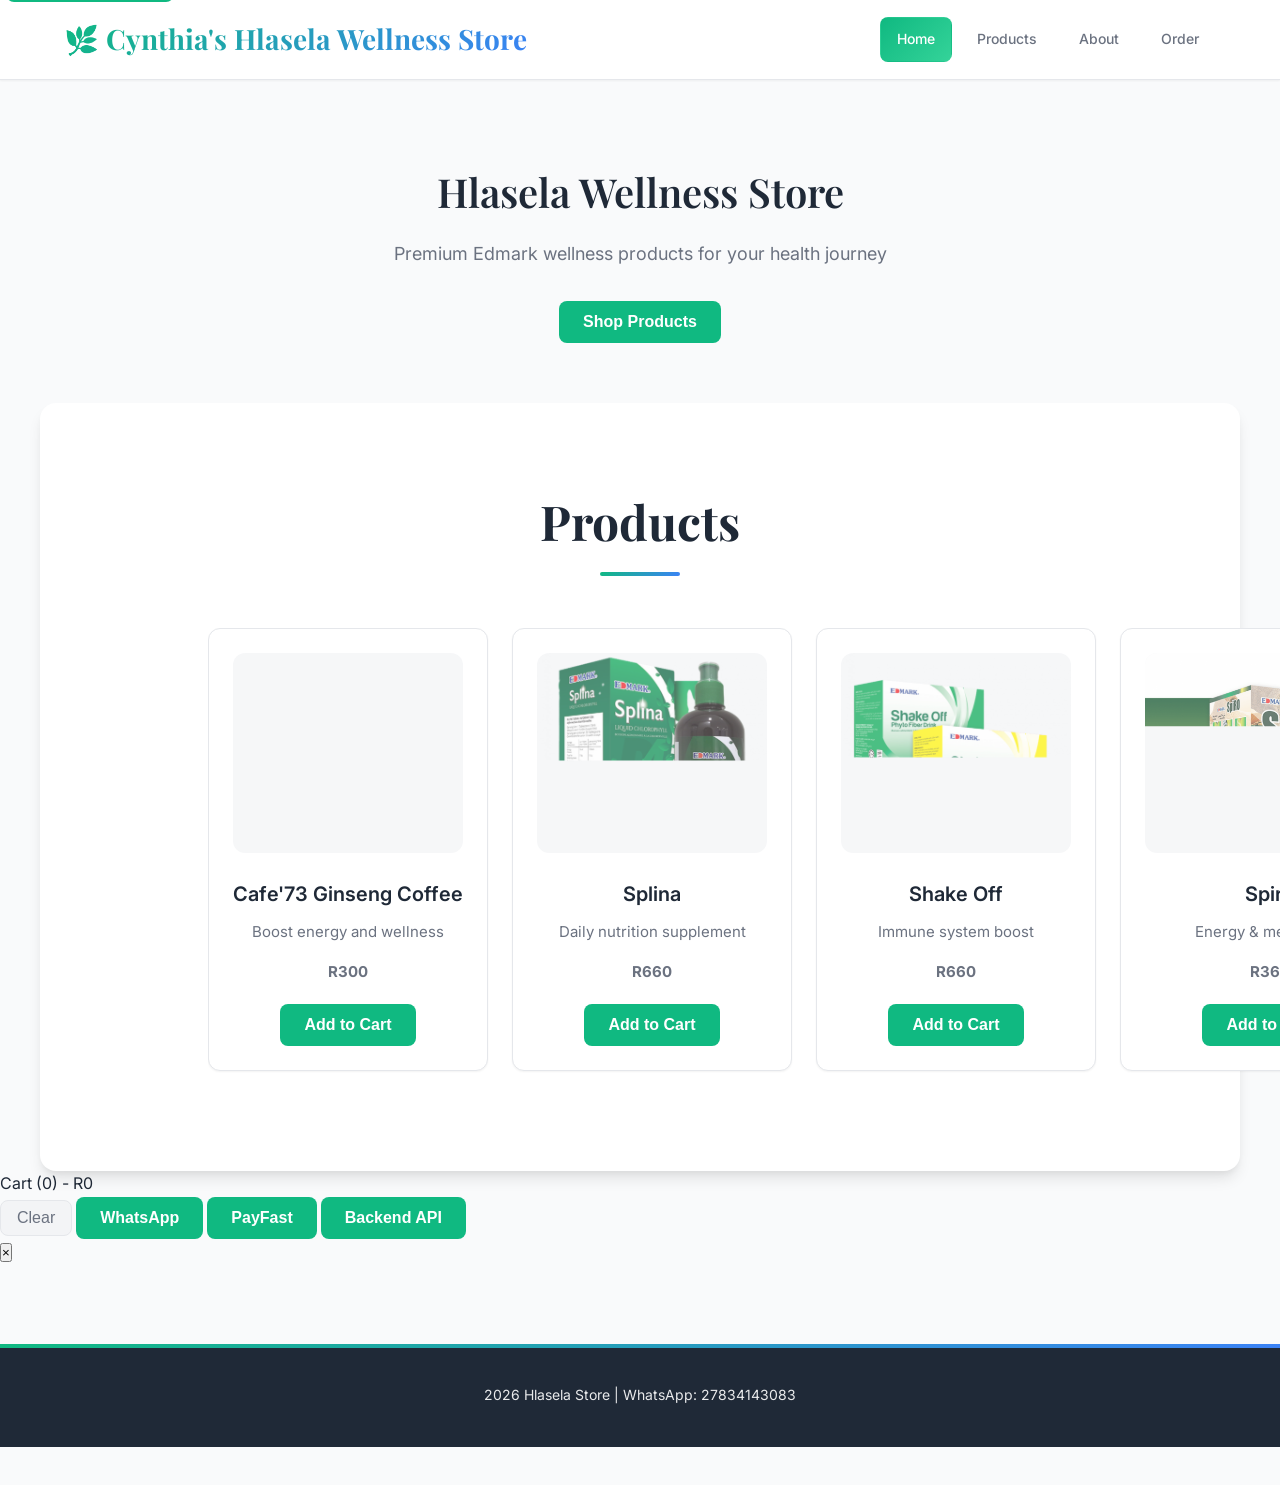
<file: index.html>
<!DOCTYPE html>
<html>

<head>
    <title>Hlasela Wellness Store - Premium Health & Wellness Products</title>
    <link rel="stylesheet" href="style.css">
    <meta name="description" content="Transform your health with premium Edmark wellness products. Authentic supplements for energy, vitality, and optimal wellness. Trusted by thousands across South Africa.">
    <meta name="keywords" content="wellness, health, Edmark products, natural supplements, energy, vitality, chlorophyll, ginseng coffee, spirulina">
    <meta name="viewport" content="width=device-width, initial-scale=1.0">
    <meta property="og:title" content="Hlasela Wellness Store - Premium Health Products">
    <meta property="og:description" content="Transform your health with authentic Edmark wellness products">
    <meta property="og:type" content="website">
</head>

<body>

    <a href="#main-content" class="skip-link">Skip to main content</a>
    <div class="reading-progress" id="readingProgress"></div>

    <header>
        <div class="header-inner">
            <h1>🌿 Cynthia's Hlasela Wellness Store</h1>
            <nav>
                <a href="index.html" aria-label="Home page" class="active">Home</a>
                <a href="products.html" aria-label="Browse products">Products</a>
                <a href="about.html" aria-label="Learn about us">About</a>
                <a href="contact.html" aria-label="Place an order">Order</a>
            </nav>
        </div>
    </header>

    <main id="main-content">
        <section class="hero">
            <div class="hero-content">
                <h2>Hlasela Wellness Store</h2>
                <p>Premium Edmark wellness products for your health journey</p>
                <div class="hero-buttons">
                    <button onclick="location.href='products.html'" class="btn-primary">Shop Products</button>
                </div>
            </div>
        </section>

        <section class="featured">
            <h2>Products</h2>
            <div class="products-container" id="productGrid">
                <!-- Products will be dynamically loaded here -->
            </div>
        </section>
    </main>

    <div id="miniCart" class="mini-cart" aria-label="Shopping cart"></div>

    <div id="productModal" class="modal" onclick="closeProductModal()" role="dialog" aria-modal="true" aria-labelledby="modal-title">
        <div class="modal-content" onclick="event.stopPropagation()">
            <button class="modal-close" onclick="closeProductModal()" aria-label="Close modal">&times;</button>
            <h3 id="modal-title"></h3>
        </div>
    </div>

    <button class="scroll-to-top" id="scrollToTop" onclick="scrollToTop()" aria-label="Scroll to top of page">↑</button>

    <footer>
        <p> 2026 Hlasela Store | WhatsApp: 27834143083
        </p>
    </footer>
    <script src="script.js"></script>
</body>

</html>
</file>
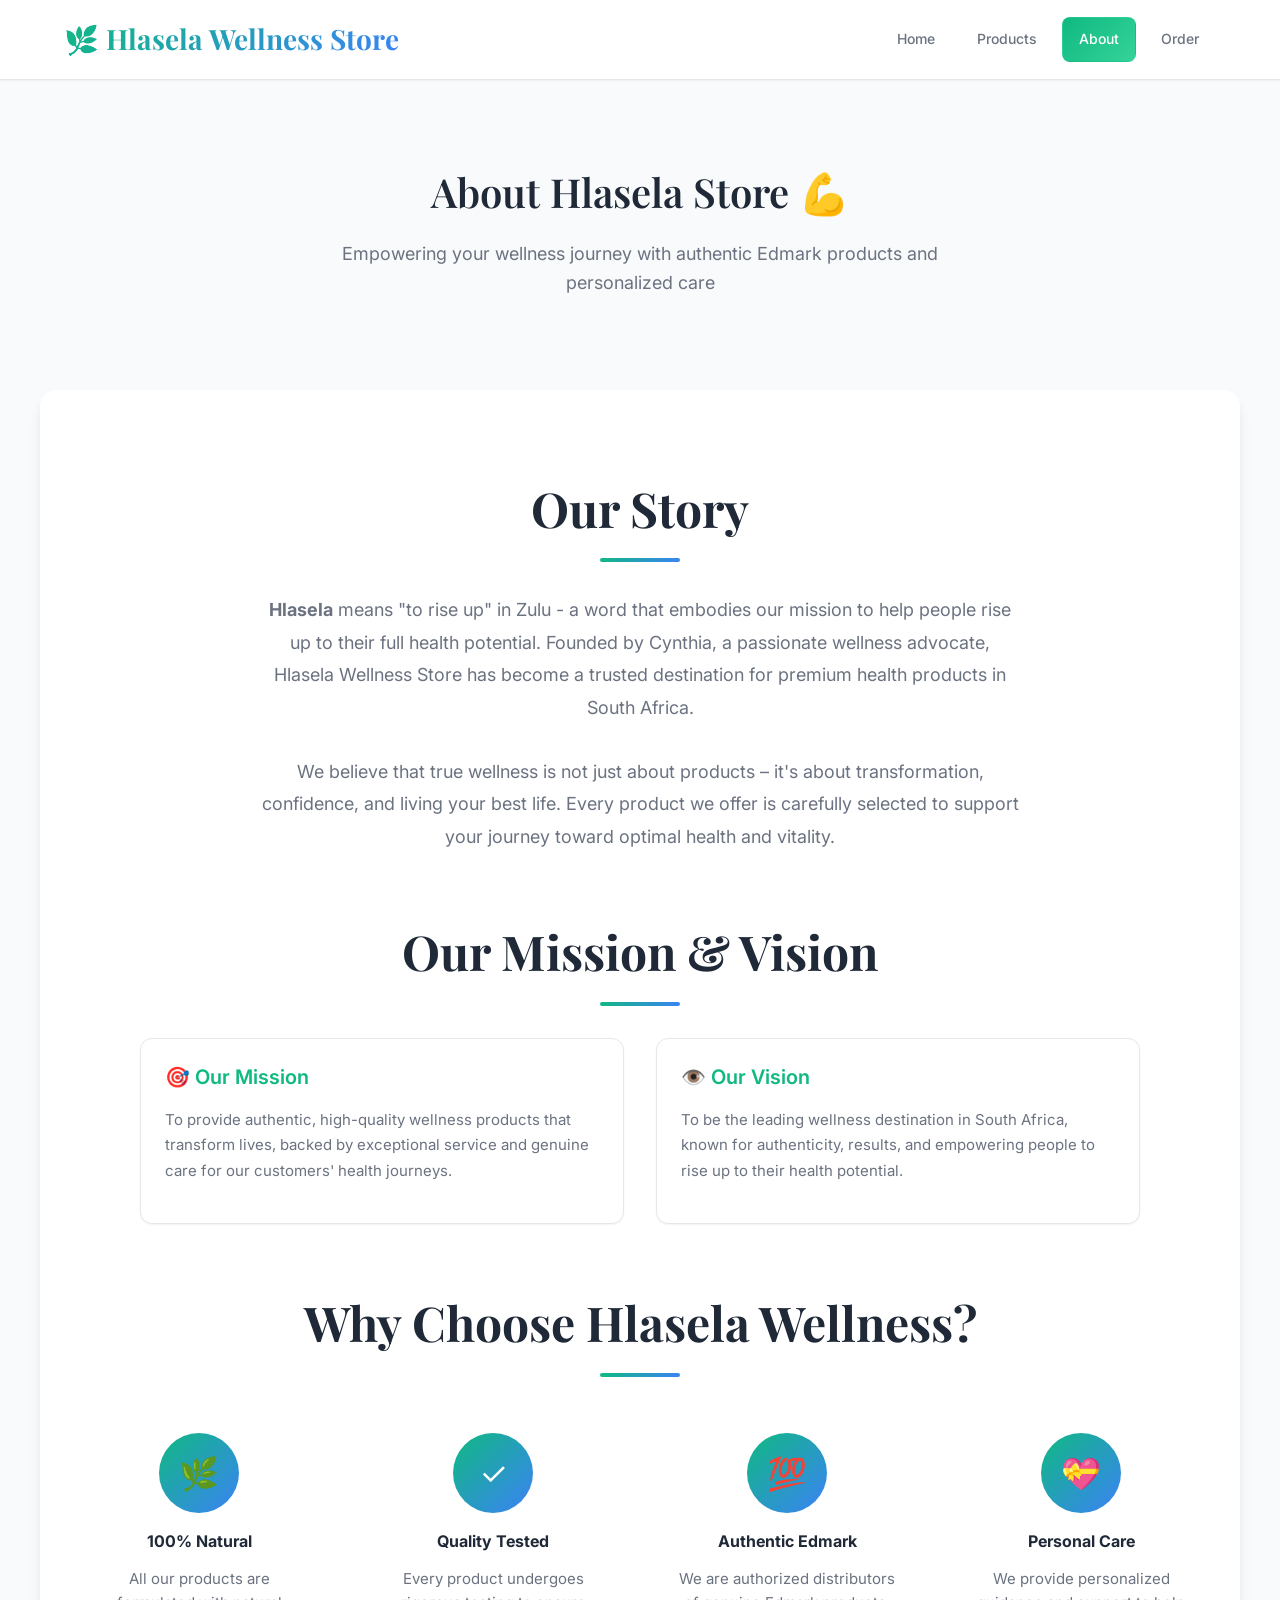
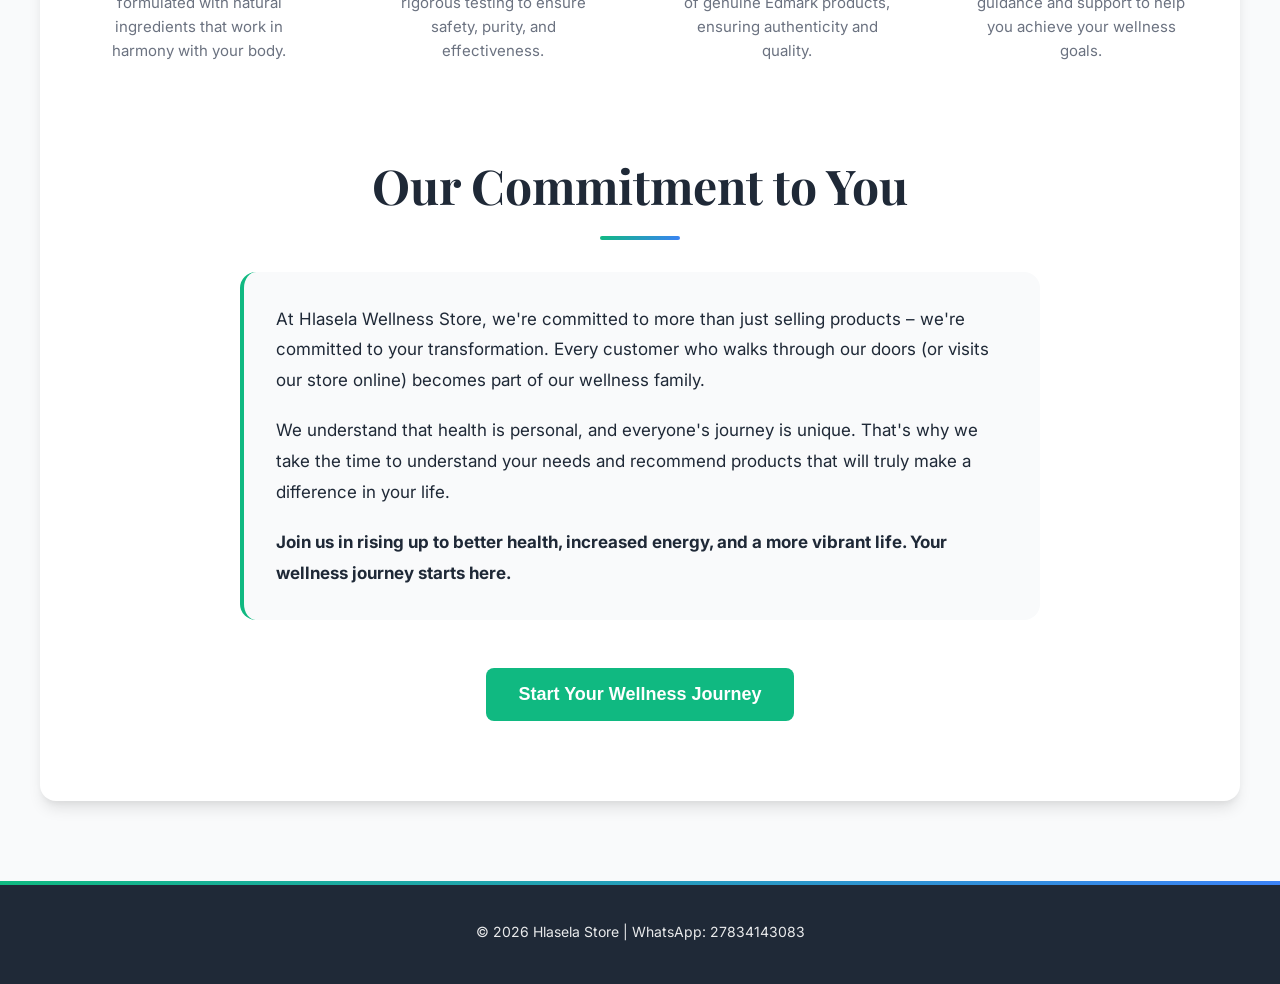
<file: about.html>
<!DOCTYPE html>
<html>

<head>
    <title>About Hlasela Wellness Store</title>
    <link rel="stylesheet" href="style.css">
</head>

<body>

    <header>
        <div class="header-inner">
            <h1>🌿 Hlasela Wellness Store</h1>
            <nav>
                <a href="index.html">Home</a>
                <a href="products.html">Products</a>
                <a href="about.html" class="active">About</a>
                <a href="contact.html">Order</a>
            </nav>
        </div>
    </header>

    <section class="hero">
        <div class="hero-content">
            <h2>About Hlasela Store 💪</h2>
            <p>Empowering your wellness journey with authentic Edmark products and personalized care</p>
        </div>
    </section>

    <section class="featured">
        <h2>Our Story</h2>
        
        <div style="max-width: 800px; margin: 0 auto; text-align: center; padding: 0 20px;">
            <p style="font-size: 18px; line-height: 1.8; margin-bottom: 32px; color: var(--text-secondary);">
                <strong>Hlasela</strong> means "to rise up" in Zulu - a word that embodies our mission to help people rise up to their full health potential. Founded by Cynthia, a passionate wellness advocate, Hlasela Wellness Store has become a trusted destination for premium health products in South Africa.
            </p>
            
            <p style="font-size: 18px; line-height: 1.8; margin-bottom: 32px; color: var(--text-secondary);">
                We believe that true wellness is not just about products – it's about transformation, confidence, and living your best life. Every product we offer is carefully selected to support your journey toward optimal health and vitality.
            </p>
        </div>

        <h2 style="margin-top: 60px;">Our Mission & Vision</h2>
        
        <div style="display: grid; grid-template-columns: repeat(auto-fit, minmax(300px, 1fr)); gap: 32px; margin-top: 48px; max-width: 1000px; margin-left: auto; margin-right: auto;">
            <div class="card" style="text-align: left;">
                <h3 style="color: var(--primary-color); margin-bottom: 16px;">🎯 Our Mission</h3>
                <p style="line-height: 1.7;">To provide authentic, high-quality wellness products that transform lives, backed by exceptional service and genuine care for our customers' health journeys.</p>
            </div>
            
            <div class="card" style="text-align: left;">
                <h3 style="color: var(--primary-color); margin-bottom: 16px;">👁️ Our Vision</h3>
                <p style="line-height: 1.7;">To be the leading wellness destination in South Africa, known for authenticity, results, and empowering people to rise up to their health potential.</p>
            </div>
        </div>

        <h2 style="margin-top: 60px;">Why Choose Hlasela Wellness?</h2>
        
        <div style="display: grid; grid-template-columns: repeat(auto-fit, minmax(250px, 1fr)); gap: 24px; margin-top: 48px; max-width: 1200px; margin-left: auto; margin-right: auto;">
            <div style="text-align: center; padding: 24px;">
                <div style="width: 80px; height: 80px; background: linear-gradient(135deg, var(--primary-color), var(--secondary-color)); border-radius: 50%; display: flex; align-items: center; justify-content: center; margin: 0 auto 16px; color: white; font-size: 32px;">🌿</div>
                <h4 style="margin-bottom: 12px;">100% Natural</h4>
                <p style="color: var(--text-secondary); font-size: 15px;">All our products are formulated with natural ingredients that work in harmony with your body.</p>
            </div>
            
            <div style="text-align: center; padding: 24px;">
                <div style="width: 80px; height: 80px; background: linear-gradient(135deg, var(--primary-color), var(--secondary-color)); border-radius: 50%; display: flex; align-items: center; justify-content: center; margin: 0 auto 16px; color: white; font-size: 32px;">✓</div>
                <h4 style="margin-bottom: 12px;">Quality Tested</h4>
                <p style="color: var(--text-secondary); font-size: 15px;">Every product undergoes rigorous testing to ensure safety, purity, and effectiveness.</p>
            </div>
            
            <div style="text-align: center; padding: 24px;">
                <div style="width: 80px; height: 80px; background: linear-gradient(135deg, var(--primary-color), var(--secondary-color)); border-radius: 50%; display: flex; align-items: center; justify-content: center; margin: 0 auto 16px; color: white; font-size: 32px;">💯</div>
                <h4 style="margin-bottom: 12px;">Authentic Edmark</h4>
                <p style="color: var(--text-secondary); font-size: 15px;">We are authorized distributors of genuine Edmark products, ensuring authenticity and quality.</p>
            </div>
            
            <div style="text-align: center; padding: 24px;">
                <div style="width: 80px; height: 80px; background: linear-gradient(135deg, var(--primary-color), var(--secondary-color)); border-radius: 50%; display: flex; align-items: center; justify-content: center; margin: 0 auto 16px; color: white; font-size: 32px;">💝</div>
                <h4 style="margin-bottom: 12px;">Personal Care</h4>
                <p style="color: var(--text-secondary); font-size: 15px;">We provide personalized guidance and support to help you achieve your wellness goals.</p>
            </div>
        </div>

        <h2 style="margin-top: 60px;">Our Commitment to You</h2>
        
        <div style="max-width: 800px; margin: 48px auto; padding: 32px; background: var(--bg-secondary); border-radius: var(--radius-xl); border-left: 4px solid var(--primary-color);">
            <p style="font-size: 17px; line-height: 1.8; margin-bottom: 20px;">
                At Hlasela Wellness Store, we're committed to more than just selling products – we're committed to your transformation. Every customer who walks through our doors (or visits our store online) becomes part of our wellness family.
            </p>
            
            <p style="font-size: 17px; line-height: 1.8; margin-bottom: 20px;">
                We understand that health is personal, and everyone's journey is unique. That's why we take the time to understand your needs and recommend products that will truly make a difference in your life.
            </p>
            
            <p style="font-size: 17px; line-height: 1.8;">
                <strong>Join us in rising up to better health, increased energy, and a more vibrant life. Your wellness journey starts here.</strong>
            </p>
        </div>

        <div style="text-align: center; margin-top: 48px;">
            <button onclick="location.href='products.html'" class="btn-primary" style="font-size: 18px; padding: 16px 32px;">Start Your Wellness Journey</button>
        </div>
    </section>

    <div id="productModal" class="modal" onclick="closeProductModal()">
        <div class="modal-content" onclick="event.stopPropagation()"></div>
    </div>

    <footer>
        <p>© 2026 Hlasela Store | WhatsApp: 27834143083</p>
    </footer>
    <script src="script.js"></script>
</body>

</html>
</file>
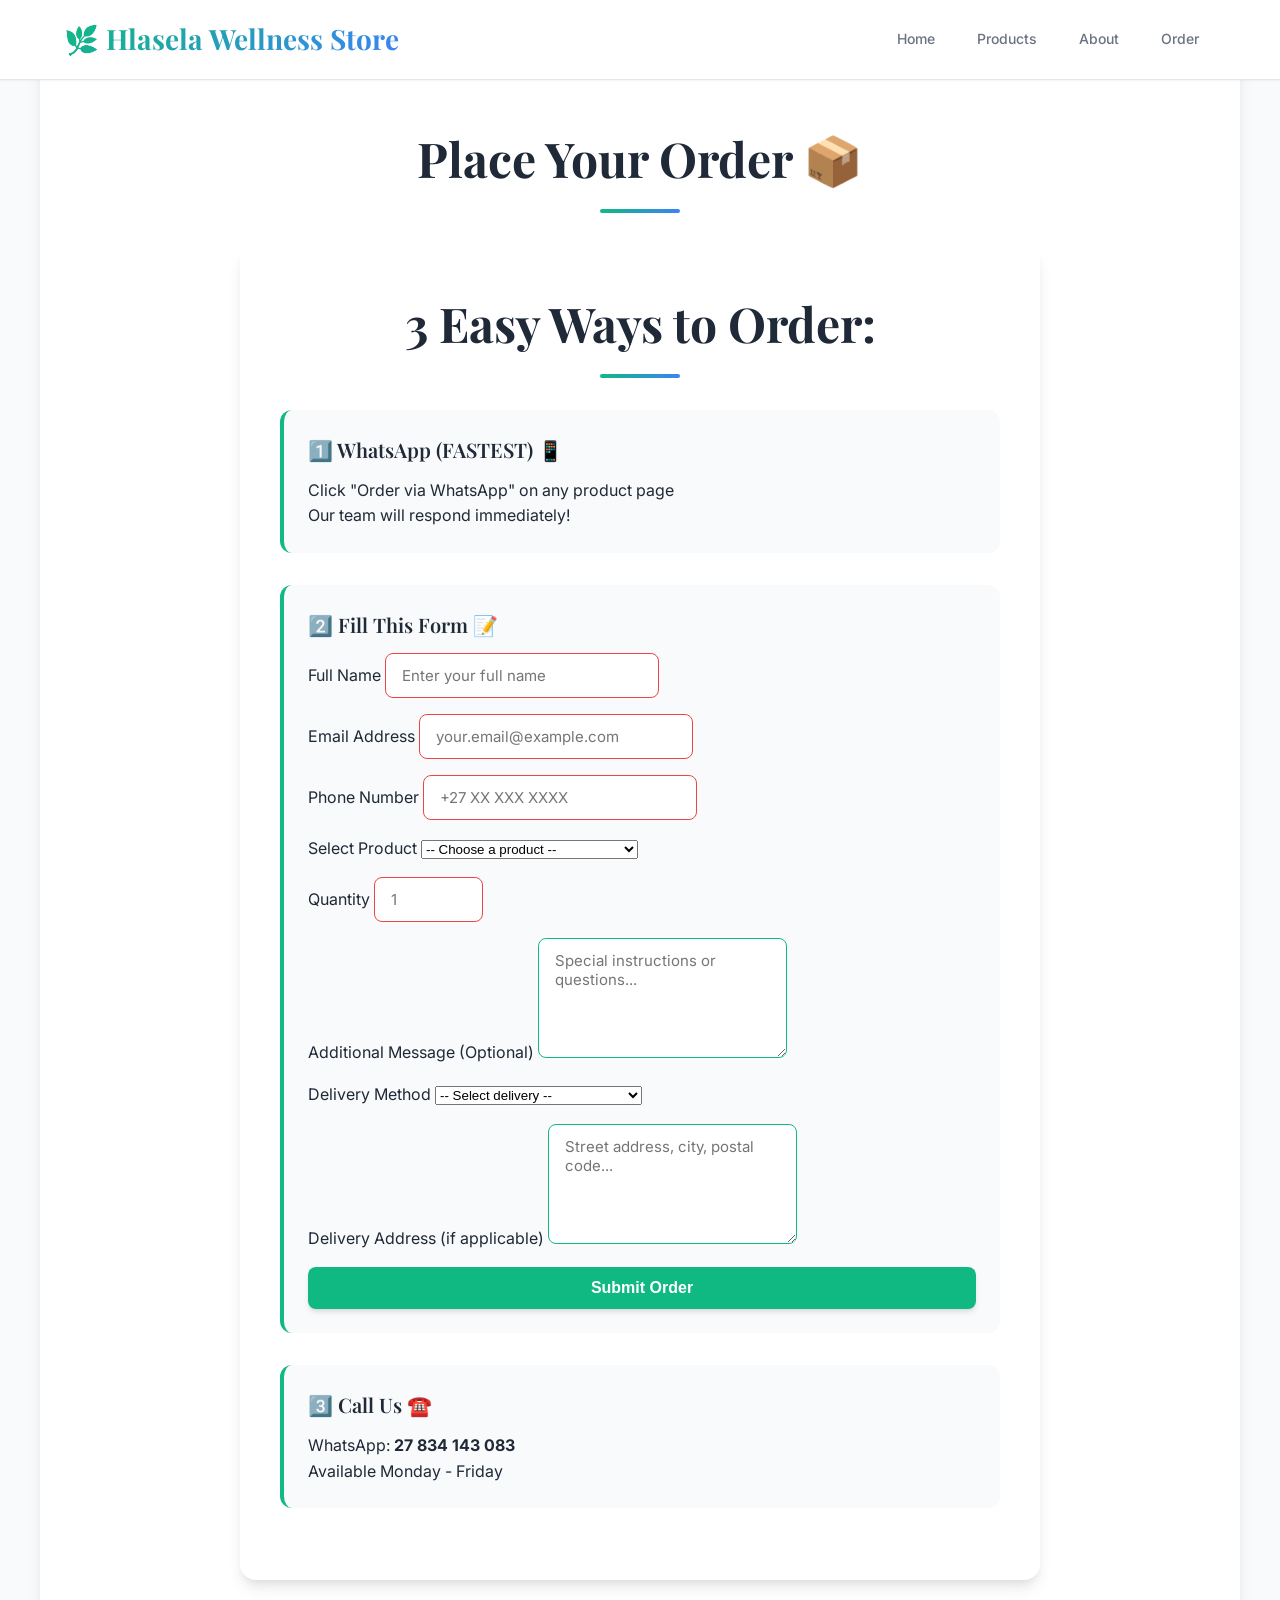
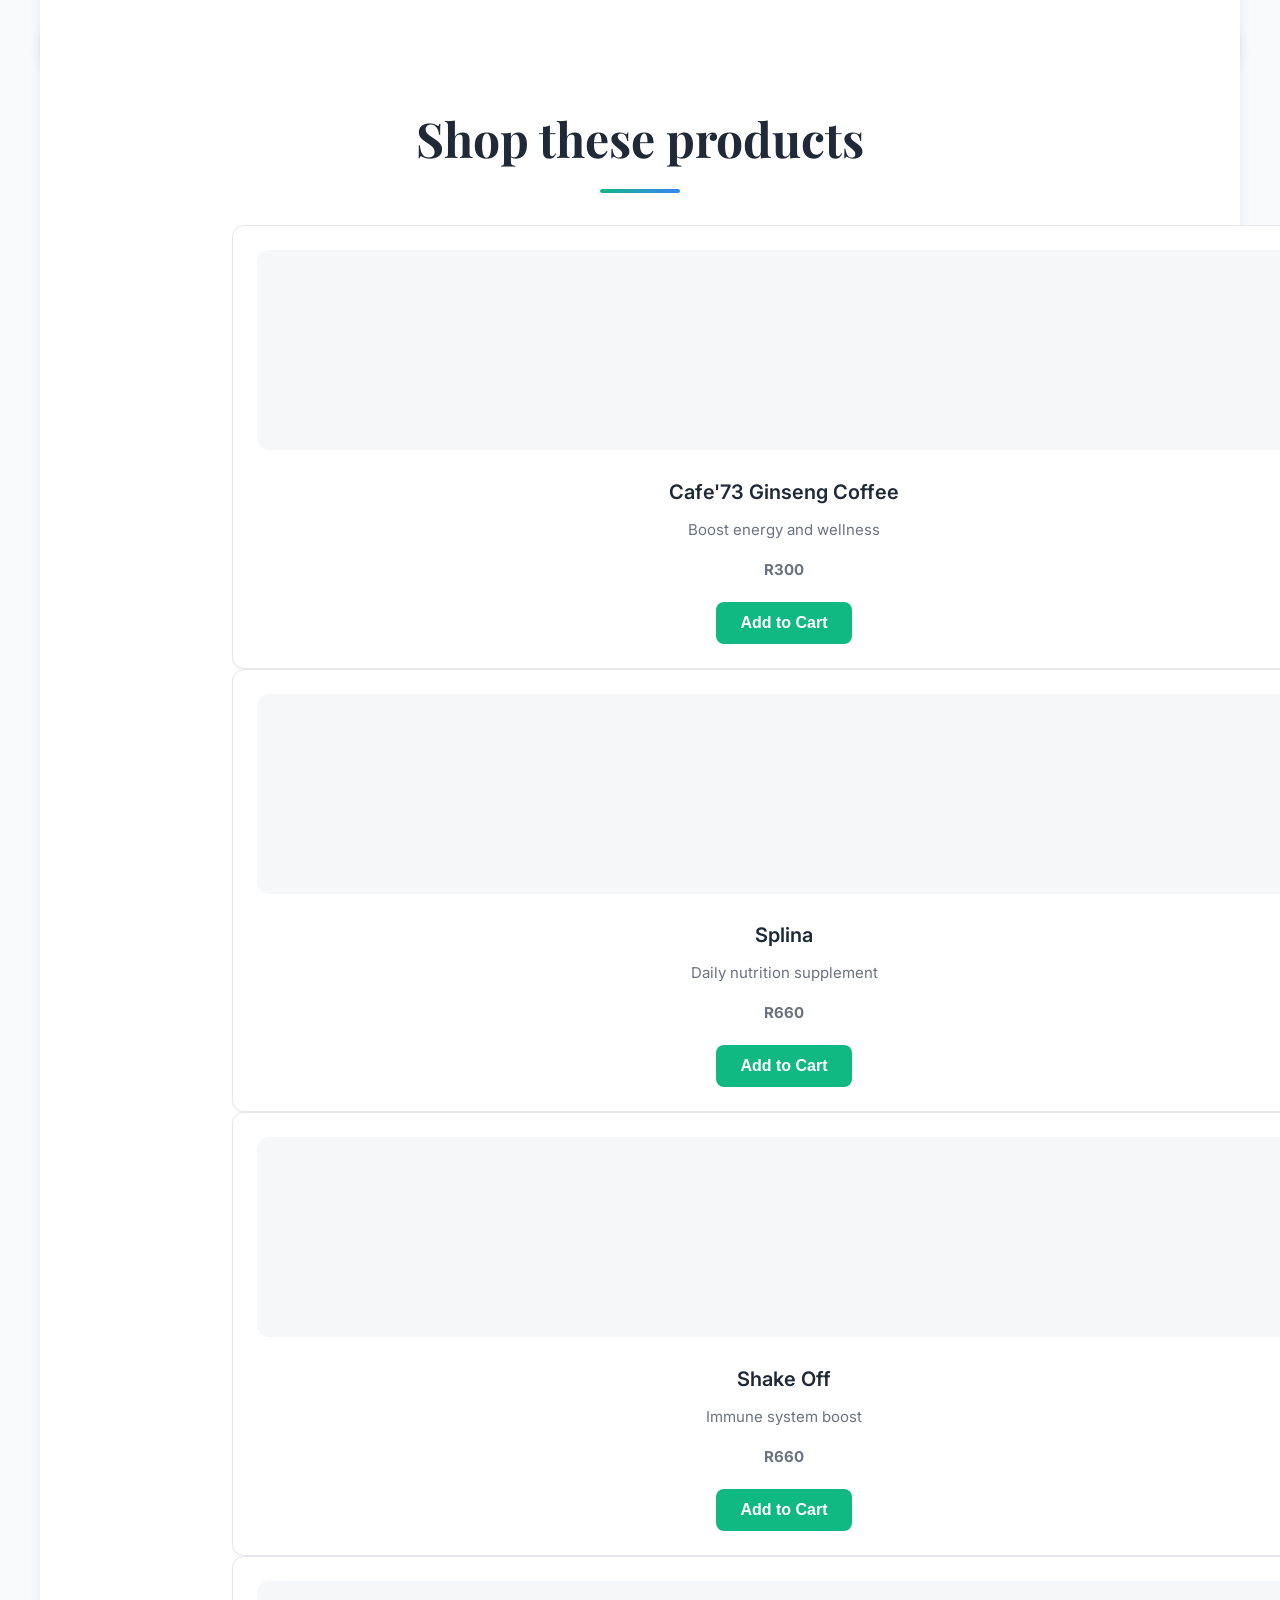
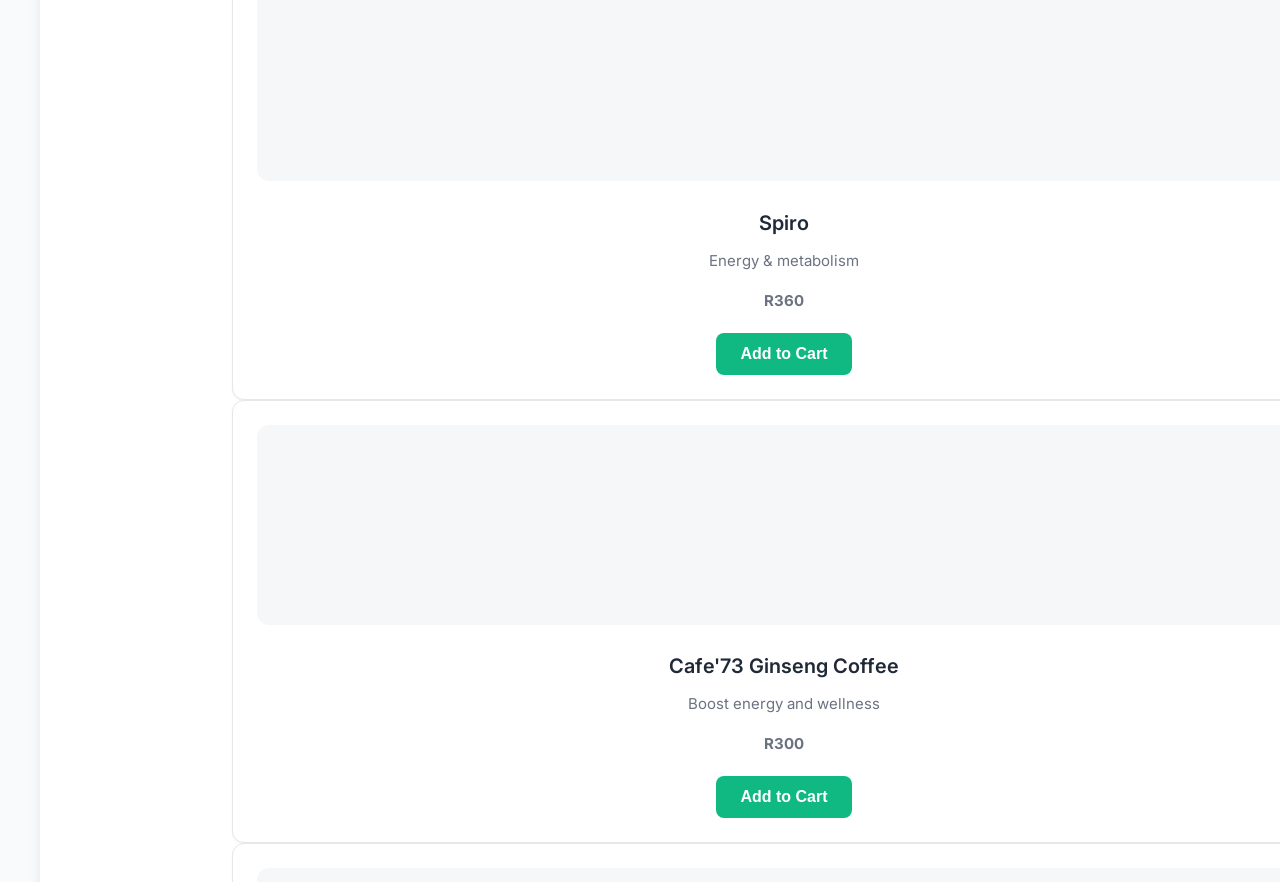
<file: contact.html>
<!DOCTYPE html>
<html>

<head>
    <title>Order</title>
    <link rel="stylesheet" href="style.css">
</head>

<body>

    <header>
        <div class="header-inner">
            <h1>🌿 Hlasela Wellness Store</h1>
            <nav>
                <a href="index.html">Home</a>
                <a href="products.html">Products</a>
                <a href="about.html">About</a>
                <a href="contact.html">Order</a>
            </nav>
        </div>
    </header>

    <section class="featured">
        <h1>Place Your Order 📦</h1>

        <div class="order-container">

            <h2>3 Easy Ways to Order:</h2>

            <div class="order-method">
                <h3>1️⃣ WhatsApp (FASTEST) 📱</h3>
                <p>Click "Order via WhatsApp" on any product page</p>
                <p>Our team will respond immediately!</p>
            </div>

            <div class="order-method">
                <h3>2️⃣ Fill This Form 📝</h3>
                <form name="order-form" method="POST" data-netlify="true" onsubmit="return validateForm(this)">
                    <input type="hidden" name="form-name" value="order-form">
                    <div class="form-group">
                        <label for="name">Full Name</label>
                        <input type="text" id="name" name="name" placeholder="Enter your full name" required>
                    </div>
                    
                    <div class="form-group">
                        <label for="email">Email Address</label>
                        <input type="email" id="email" name="email" placeholder="your.email@example.com" required>
                    </div>
                    
                    <div class="form-group">
                        <label for="phone">Phone Number</label>
                        <input type="tel" id="phone" name="phone" placeholder="+27 XX XXX XXXX" required>
                    </div>
                    
                    <div class="form-group">
                        <label for="product-select">Select Product</label>
                        <select id="product-select" name="product" required>
                            <option value="">-- Choose a product --</option>
                            <option value="cafe73">Cafe'73 Ginseng Coffee - R150</option>
                            <option value="splina">Splina Liquid Chlorophyll - R200</option>
                            <option value="shake-off">Shake Off Phyto Fiber - R250</option>
                            <option value="spiro">Spiro Spirulina Cereal - R180</option>
                            <option value="multiple">Multiple Products (specify below)</option>
                        </select>
                    </div>
                    
                    <div class="form-group">
                        <label for="quantity">Quantity</label>
                        <input type="number" id="quantity" name="quantity" min="1" max="10" placeholder="1" required>
                    </div>
                    
                    <div class="form-group">
                        <label for="message">Additional Message (Optional)</label>
                        <textarea id="message" name="message" placeholder="Special instructions or questions..." rows="4"></textarea>
                    </div>
                    
                    <div class="form-group">
                        <label for="delivery">Delivery Method</label>
                        <select id="delivery" name="delivery" required>
                            <option value="">-- Select delivery --</option>
                            <option value="collection">Self Collection</option>
                            <option value="delivery">Home Delivery (Johannesburg)</option>
                            <option value="courier">Courier Service</option>
                        </select>
                    </div>
                    
                    <div class="form-group">
                        <label for="address">Delivery Address (if applicable)</label>
                        <textarea id="address" name="address" placeholder="Street address, city, postal code..." rows="3"></textarea>
                    </div>
                    
                    <button type="submit" class="btn-primary">Submit Order</button>
                </form>
            </div>

            <div class="order-method">
                <h3>3️⃣ Call Us ☎️</h3>
                <p>WhatsApp: <strong>27 834 143 083</strong></p>
                <p>Available Monday - Friday</p>
            </div>

        </div>

    </section>

    <section class="featured">
        <h2>Shop these products</h2>
        <div id="productGrid" class="products"></div>
    </section>

    <div id="miniCart" class="mini-cart"></div>
    <div id="productModal" class="modal" onclick="closeProductModal()">
        <div class="modal-content" onclick="event.stopPropagation()"></div>
    </div>
    <footer>
        <p> 2026 Hlasela Store | WhatsApp: 27 834 143 083</p>
    </footer>
    <script>
        function validateForm(form) {
            // Basic form validation
            const name = document.getElementById('name').value.trim();
            const email = document.getElementById('email').value.trim();
            const phone = document.getElementById('phone').value.trim();
            const product = document.getElementById('product-select').value;
            const quantity = document.getElementById('quantity').value;
            const message = document.getElementById('message').value.trim();
            
            // Validate required fields
            if (!name || !email || !phone || !product) {
                alert('Please fill in all required fields (Name, Email, Phone, and Product)');
                return false;
            }
            
            // Validate email format
            const emailRegex = /^[^\s@]+@[^\s@]+\.[^\s@]+$/;
            if (!emailRegex.test(email)) {
                alert('Please enter a valid email address');
                return false;
            }
            
            // Validate phone format (basic South African format)
            const phoneRegex = /^(\+27|0)?[0-9]{9,15}$/;
            if (!phoneRegex.test(phone)) {
                alert('Please enter a valid South African phone number');
                return false;
            }
            
            // Validate quantity
            if (quantity < 1 || quantity > 10) {
                alert('Quantity must be between 1 and 10');
                return false;
            }
            
            // If "multiple products" selected, check if message is provided
            if (product === 'multiple' && !message) {
                alert('Please specify which products you want in the message field');
                return false;
            }
            
            // If validation passes, show loading message
            const submitBtn = form.querySelector('button[type="submit"]');
            submitBtn.textContent = 'Submitting...';
            submitBtn.disabled = true;
            
            // Let Netlify handle the form submission
            return true;
        }
        
        // Handle Netlify form success/error
        document.addEventListener('DOMContentLoaded', function() {
            const form = document.querySelector('form[name="order-form"]');
            
            // Check if we're coming back from a successful submission
            const urlParams = new URLSearchParams(window.location.search);
            if (urlParams.get('success') === 'true') {
                alert('Order submitted successfully! We will contact you soon.');
                // Clean up the URL
                window.history.replaceState({}, document.title, window.location.pathname);
            }
        });
    </script>
    <script src="script.js"></script>
</body>

</html>
</file>
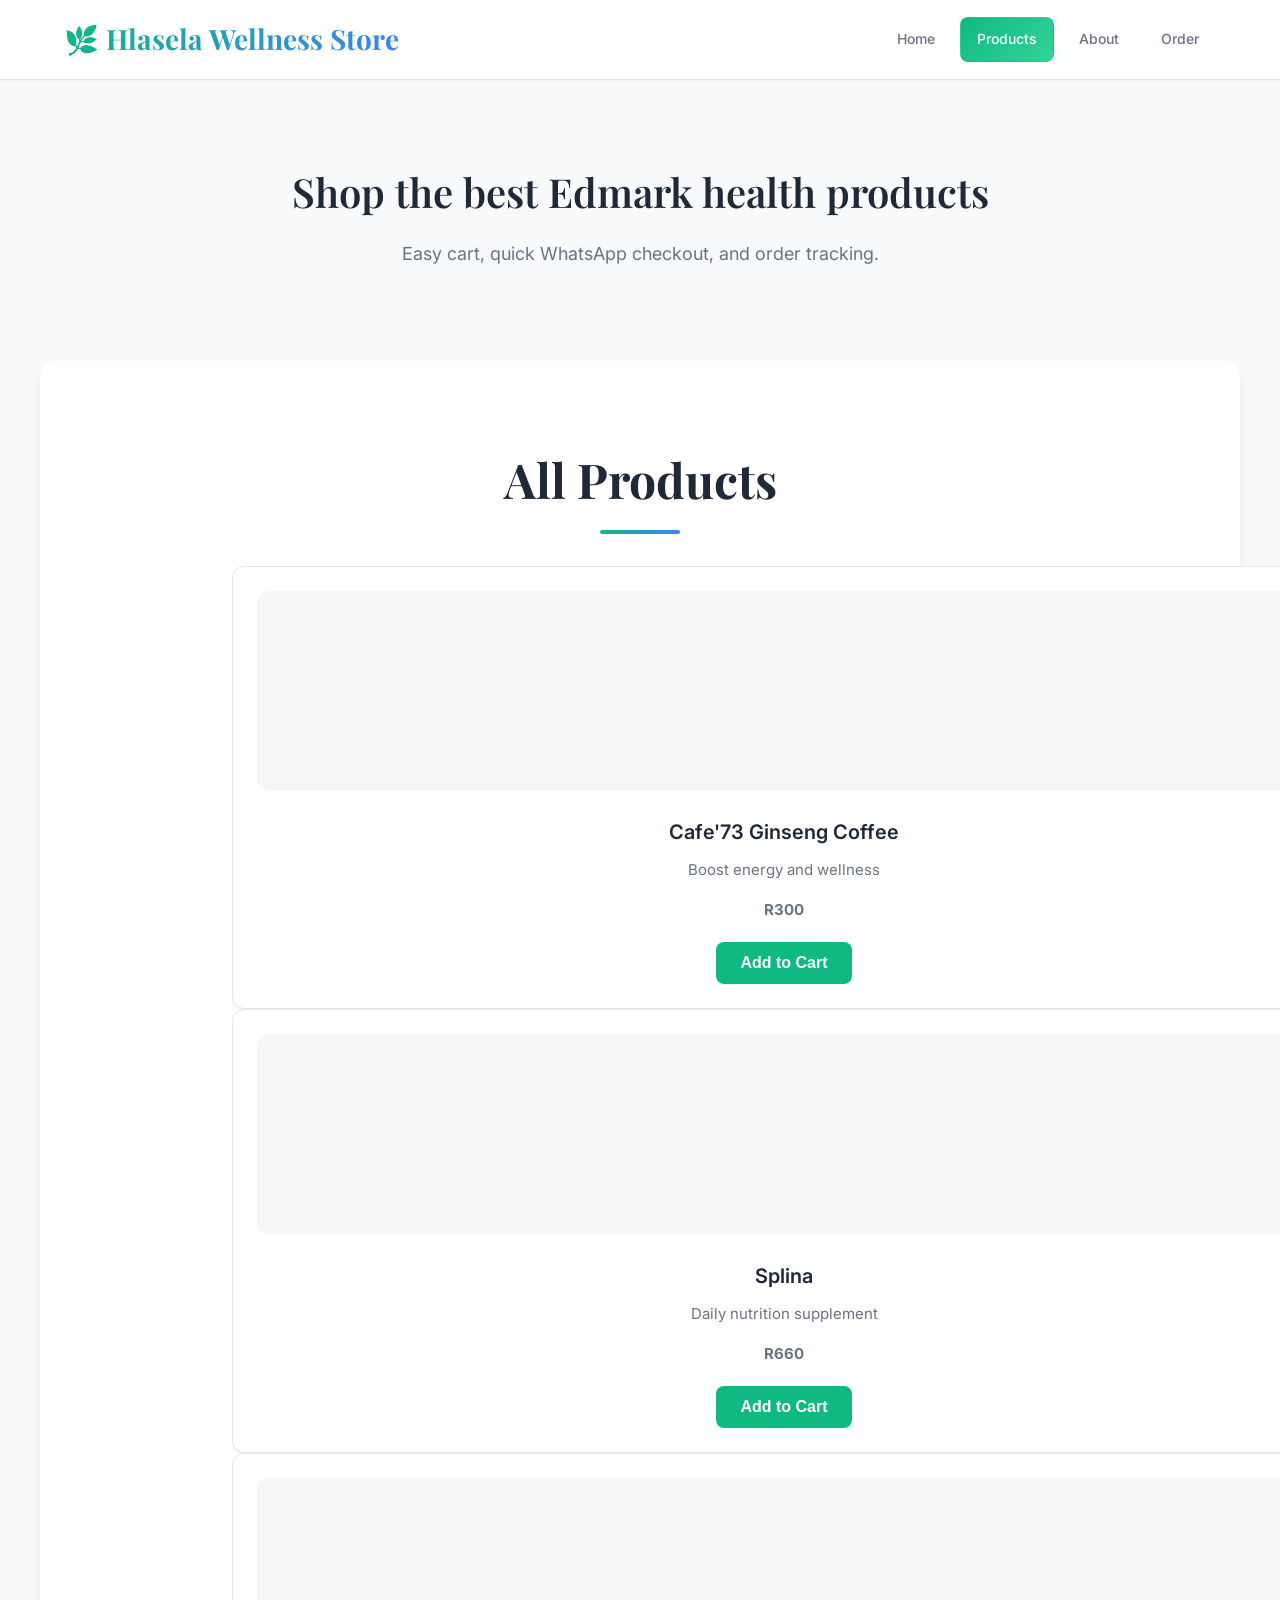
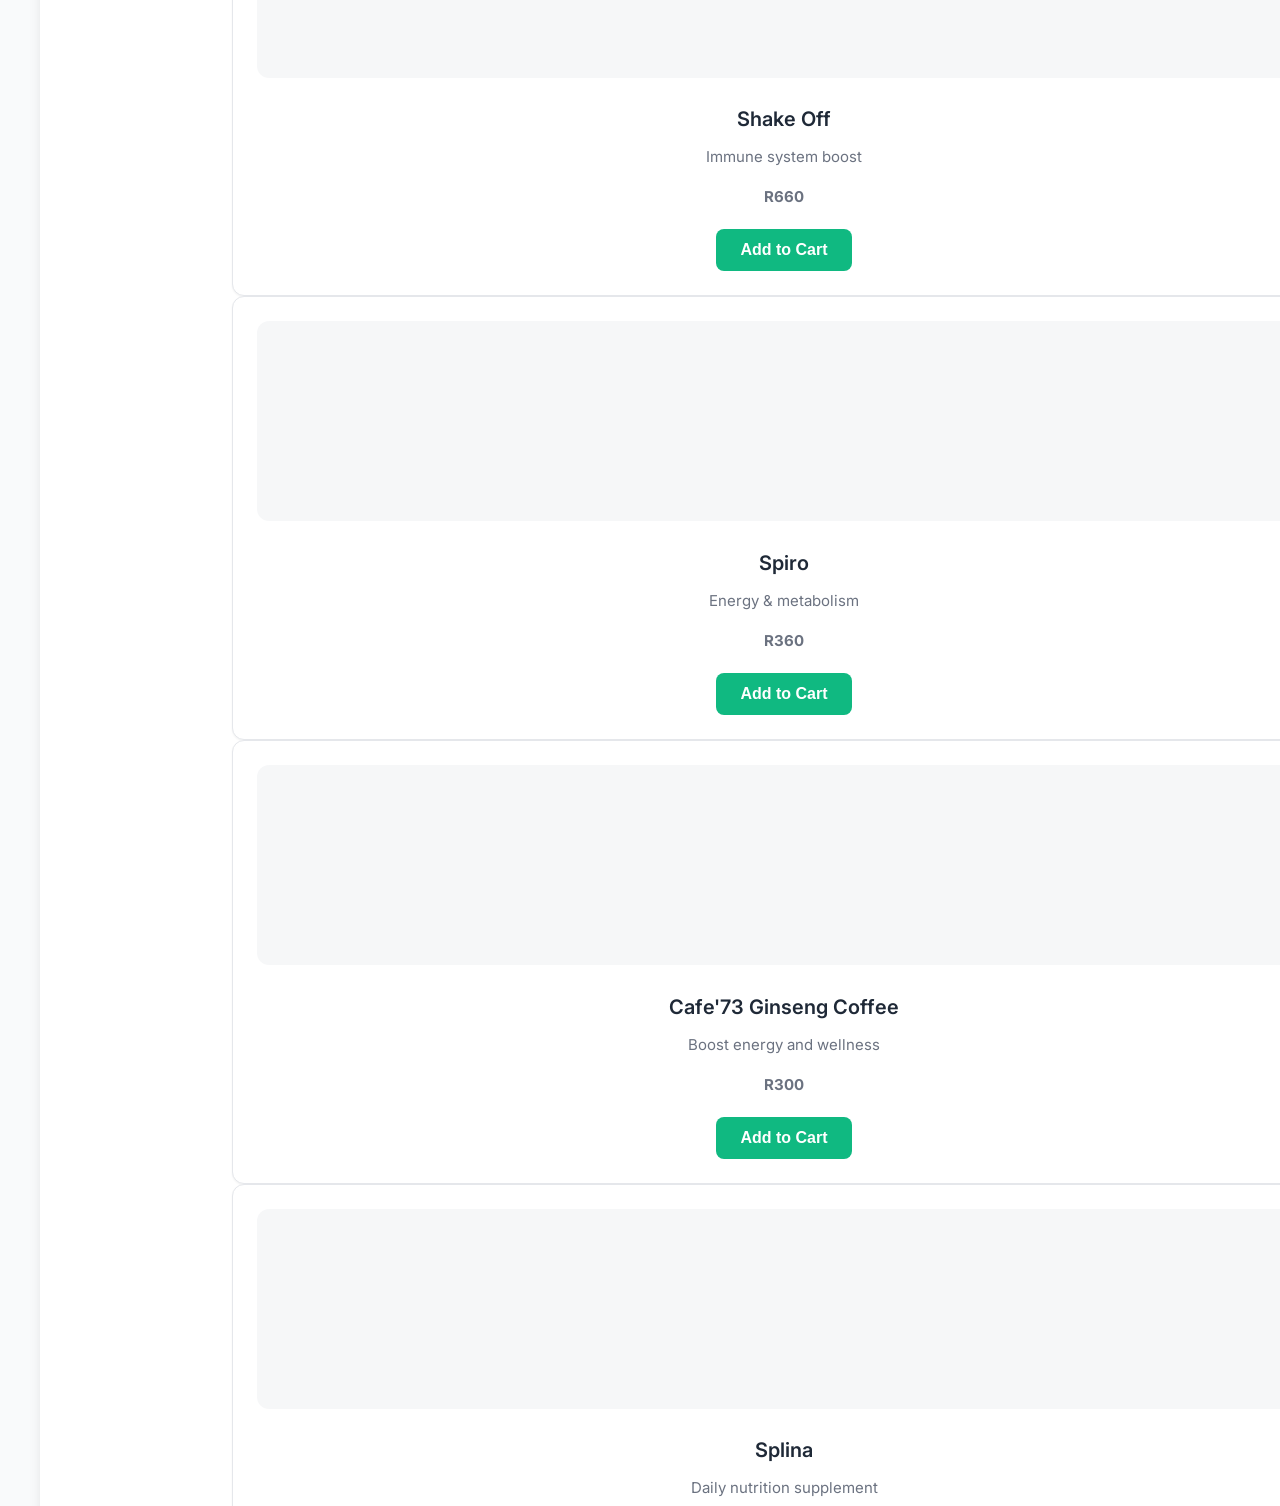
<file: products.html>
<!DOCTYPE html>
<html>

<head>
    <title>Hlasela Products</title>
    <link rel="stylesheet" href="style.css">
</head>

<body>

    <header>
        <div class="header-inner">
            <h1>🌿 Hlasela Wellness Store</h1>
            <nav>
                <a href="index.html">Home</a>
                <a href="products.html" class="active">Products</a>
                <a href="about.html">About</a>
                <a href="contact.html">Order</a>
            </nav>
        </div>
    </header>

    <section class="hero">
        <h2>Shop the best Edmark health products</h2>
        <p>Easy cart, quick WhatsApp checkout, and order tracking.</p>
    </section>

    <section class="featured">
        <h2>All Products</h2>
        <div id="productGrid" class="products"></div>
    </section>

    <section class="cart-section">
        <div class="cart-panel">
            <h2>🛒 Your Cart</h2>
            <div id="cartItems"></div>
            <p class="cart-total">Total: R<span id="cartTotal">0</span></p>
            <button id="checkoutButton" class="btn-primary" disabled>Checkout via WhatsApp</button>
            <button class="btn-secondary" onclick="clearCart()">Clear Cart</button>
            <button class="btn-primary" onclick="payfastCheckout()">PayFast Checkout</button>
            <button class="btn-primary" onclick="serverSubmitOrder()">Submit to Backend API</button>
        </div>

        <div class="orders-panel">
            <h2>📦 Order Tracking</h2>
            <div id="ordersList"></div>
        </div>
    </section>

    <footer>
        <p>© 2026 Hlasela Store | WhatsApp: 27834143083</p>
    </footer>

    <script src="script.js"></script>
</body>

</html>
</file>
<file: style.css>
@import url('https://fonts.googleapis.com/css2?family=Inter:wght@300;400;500;600;700&family=Playfair+Display:wght@600;700&display=swap');

:root {
    --primary-color: #10b981;
    --primary-dark: #059669;
    --primary-light: #34d399;
    --secondary-color: #3b82f6;
    --accent-color: #f59e0b;
    --text-primary: #1f2937;
    --text-secondary: #6b7280;
    --text-light: #9ca3af;
    --bg-primary: #ffffff;
    --bg-secondary: #f9fafb;
    --bg-tertiary: #f3f4f6;
    --border-color: #e5e7eb;
    --shadow-sm: 0 1px 2px 0 rgba(0, 0, 0, 0.05);
    --shadow-md: 0 4px 6px -1px rgba(0, 0, 0, 0.1), 0 2px 4px -1px rgba(0, 0, 0, 0.06);
    --shadow-lg: 0 10px 15px -3px rgba(0, 0, 0, 0.1), 0 4px 6px -2px rgba(0, 0, 0, 0.05);
    --shadow-xl: 0 20px 25px -5px rgba(0, 0, 0, 0.1), 0 10px 10px -5px rgba(0, 0, 0, 0.04);
    --radius-sm: 0.375rem;
    --radius-md: 0.5rem;
    --radius-lg: 0.75rem;
    --radius-xl: 1rem;
    --transition: all 0.3s cubic-bezier(0.4, 0, 0.2, 1);
}

* {
    margin: 0;
    padding: 0;
    box-sizing: border-box;
}

*::before,
*::after {
    box-sizing: border-box;
}

html {
    scroll-behavior: smooth;
    font-size: 16px;
    -webkit-text-size-adjust: 100%;
    -moz-text-size-adjust: 100%;
    text-size-adjust: 100%;
}

body {
    font-family: 'Inter', -apple-system, BlinkMacSystemFont, 'Segoe UI', Roboto, Oxygen, Ubuntu, Cantarell, sans-serif;
    background: var(--bg-secondary);
    line-height: 1.6;
    color: var(--text-primary);
    font-size: 16px;
    min-height: 100vh;
    -webkit-font-smoothing: antialiased;
    -moz-osx-font-smoothing: grayscale;
    overflow-x: hidden;
    padding-top: 80px; /* Account for fixed header */
}

/* HEADER & NAVIGATION */
header {
    --header-height: 80px;
    --header-shrunk-height: 70px;
    --header-border: 0;

    position: fixed;
    top: 0;
    left: 0;
    width: 100%;
    z-index: 1000;
    min-height: 80px;
    height: var(--header-height);
    display: flex;
    align-items: center;
    justify-content: center;
    padding: 0 24px;
    color: white;
    background: rgba(255, 255, 255, 0.95);
    backdrop-filter: blur(20px);
    -webkit-backdrop-filter: blur(20px);
    border-bottom: 1px solid var(--border-color);
    box-shadow: var(--shadow-sm);
    transition: var(--transition);
    overflow: visible;
}

@keyframes headerGradientShift {
    0% {
        background: linear-gradient(120deg, rgba(22, 45, 84, 0.95), rgba(84, 175, 127, 0.80), rgba(139, 211, 255, 0.35));
    }

    50% {
        background: linear-gradient(120deg, rgba(23, 94, 154, 0.95), rgba(102, 170, 88, 0.80), rgba(179, 231, 255, 0.35));
    }

    100% {
        background: linear-gradient(120deg, rgba(22, 45, 84, 0.95), rgba(84, 175, 127, 0.80), rgba(139, 211, 255, 0.35));
    }
}

header .header-inner {
    display: flex;
    align-items: center;
    justify-content: space-between;
    gap: 20px;
    position: relative;
    z-index: 2;
    color: var(--text-primary);
    width: 100%;
    max-width: 1200px;
    padding: 12px 24px;
    border-radius: var(--radius-lg);
    background: transparent;
    box-shadow: none;
}

header h1,
header nav a {
    position: relative;
    z-index: 3;
    color: var(--text-primary);
    font-weight: 600;
}

header h1 {
    white-space: nowrap;
    font-family: 'Playfair Display', Georgia, serif;
    font-size: 28px;
    font-weight: 700;
    background: linear-gradient(135deg, var(--primary-color), var(--secondary-color));
    -webkit-background-clip: text;
    -webkit-text-fill-color: transparent;
    background-clip: text;
    margin: 0;
    transition: var(--transition);
}

header nav {
    display: flex;
    gap: 8px;
    flex-wrap: wrap;
}

header nav a {
    padding: 10px 16px;
    border-radius: var(--radius-md);
    background: transparent;
    color: var(--text-secondary);
    text-decoration: none;
    font-weight: 500;
    font-size: 14px;
    transition: var(--transition);
    border: 1px solid transparent;
    position: relative;
    overflow: hidden;
}

header nav a::before {
    content: '';
    position: absolute;
    top: 0;
    left: -100%;
    width: 100%;
    height: 100%;
    background: linear-gradient(90deg, transparent, rgba(255, 255, 255, 0.2), transparent);
    transition: left 0.5s;
}

header nav a:hover::before {
    left: 100%;
}

header nav a:hover {
    color: var(--primary-color);
    border-color: var(--primary-color);
    transform: translateY(-2px);
}

header nav a.active {
    color: var(--primary-color);
    background: linear-gradient(135deg, var(--primary-color), var(--primary-light));
    color: white;
}

header nav a:focus-visible,
button:focus-visible,
input:focus-visible,
textarea:focus-visible {
    outline: 2px solid var(--primary-color);
    outline-offset: 2px;
    box-shadow: 0 0 0 4px rgba(16, 185, 129, 0.35);
}

/* HERO SECTION */
.hero {
    padding: 80px 24px 60px;
    background: var(--bg-secondary);
    text-align: center;
    margin-bottom: 40px;
}

.hero h2 {
    font-family: 'Playfair Display', Georgia, serif;
    font-size: 2.5rem;
    font-weight: 600;
    color: var(--text-primary);
    margin-bottom: 16px;
}

.hero p {
    font-size: 1.125rem;
    color: var(--text-secondary);
    margin-bottom: 32px;
    max-width: 600px;
    margin-left: auto;
    margin-right: auto;
}

.hero-buttons {
    display: flex;
    gap: 16px;
    justify-content: center;
}

/* VALUE PROPOSITION SECTION */
.value-proposition {
    padding: 100px 24px;
    background: var(--bg-primary);
    margin: 0 auto;
    max-width: 1200px;
    border-radius: var(--radius-xl);
    box-shadow: var(--shadow-lg);
    margin-top: -60px;
    position: relative;
    z-index: 10;
}

.value-proposition h2 {
    font-family: 'Playfair Display', Georgia, serif;
    font-size: clamp(2rem, 4vw, 3rem);
    font-weight: 700;
    color: var(--text-primary);
    margin-bottom: 48px;
    text-align: center;
    position: relative;
}

.value-proposition h2::after {
    content: '';
    position: absolute;
    bottom: -16px;
    left: 50%;
    transform: translateX(-50%);
    width: 80px;
    height: 4px;
    background: linear-gradient(135deg, var(--primary-color), var(--secondary-color));
    border-radius: var(--radius-sm);
}

.value-grid {
    display: grid;
    grid-template-columns: repeat(auto-fit, minmax(250px, 1fr));
    gap: 32px;
    margin-top: 64px;
}

.value-card {
    text-align: center;
    padding: 32px 24px;
    background: var(--bg-secondary);
    border-radius: var(--radius-xl);
    border: 1px solid var(--border-color);
    transition: var(--transition);
    position: relative;
    overflow: hidden;
}

.value-card::before {
    content: '';
    position: absolute;
    top: 0;
    left: 0;
    right: 0;
    height: 4px;
    background: linear-gradient(135deg, var(--primary-color), var(--secondary-color));
    transform: scaleX(0);
    transition: var(--transition);
}

.value-card:hover::before {
    transform: scaleX(1);
}

.value-card:hover {
    transform: translateY(-8px);
    box-shadow: var(--shadow-xl);
    border-color: var(--primary-light);
}

.value-icon {
    font-size: 48px;
    margin-bottom: 20px;
    display: block;
}

.value-card h3 {
    font-size: 20px;
    font-weight: 600;
    color: var(--text-primary);
    margin-bottom: 16px;
    line-height: 1.4;
}

.value-card p {
    font-size: 15px;
    color: var(--text-secondary);
    line-height: 1.6;
    margin: 0;
}

/* FEATURED SECTION */
.featured {
    padding: 80px 24px;
    max-width: 1200px;
    margin: 0 auto;
    background: var(--bg-primary);
    border-radius: var(--radius-xl);
    box-shadow: var(--shadow-lg);
    margin-top: -40px;
    position: relative;
    z-index: 10;
    min-height: calc(100vh - var(--header-height) - var(--header-border) - 2rem);
}

.featured h1,
.featured h2 {
    font-family: 'Playfair Display', Georgia, serif;
    font-size: clamp(2rem, 4vw, 3rem);
    font-weight: 700;
    color: var(--text-primary);
    margin-bottom: 48px;
    text-align: center;
    position: relative;
}

.featured h1::after,
.featured h2::after {
    content: '';
    position: absolute;
    bottom: -16px;
    left: 50%;
    transform: translateX(-50%);
    width: 80px;
    height: 4px;
    background: linear-gradient(135deg, var(--primary-color), var(--secondary-color));
    border-radius: var(--radius-sm);
}

.featured ul {
    margin-left: 20px;
    margin-bottom: 20px;
}

.featured li {
    margin-bottom: 10px;
    font-size: 16px;
}

/* PRODUCTS SECTION - Simplified */
.products {
    max-width: 1200px;
    margin: 0 auto;
    padding: 0 24px;
}

.products-container {
    display: flex;
    gap: 24px;
    overflow-x: auto;
    padding: 20px 0;
}

.card {
    min-width: 280px;
    flex: 0 0 auto;
    border: 1px solid var(--border-color);
    border-radius: var(--radius-lg);
    padding: 24px;
    background: var(--bg-primary);
    box-shadow: var(--shadow-sm);
    transition: var(--transition);
    text-align: center;
}

.card:hover {
    box-shadow: var(--shadow-md);
    border-color: var(--primary-color);
}

.card::before {
    content: '';
    position: absolute;
    top: 0;
    left: 0;
    right: 0;
    height: 4px;
    background: linear-gradient(135deg, var(--primary-color), var(--secondary-color));
    transform: scaleX(0);
    transition: var(--transition);
}

.card:hover::before {
    transform: scaleX(1);
}

.card:hover {
    transform: translateY(-8px);
    box-shadow: var(--shadow-xl);
    border-color: var(--primary-light);
}

.card img {
    width: 100%;
    height: 200px;
    object-fit: cover;
    object-position: center;
    border-radius: var(--radius-lg);
    margin-bottom: 20px;
    transition: var(--transition);
}

.card:hover img {
    transform: scale(1.05);
}

.card h3 {
    color: var(--text-primary);
    margin-bottom: 12px;
    font-size: 20px;
    font-weight: 600;
    line-height: 1.4;
}

.card p {
    color: var(--text-secondary);
    font-size: 15px;
    margin-bottom: 16px;
    line-height: 1.6;
}

.price {
    font-size: 24px;
    font-weight: 700;
    color: var(--primary-color);
    margin-bottom: 20px !important;
    font-family: 'Inter', sans-serif;
}

/* BUTTONS - Simplified */
.btn-primary {
    background: var(--primary-color);
    color: white;
    border: none;
    padding: 12px 24px;
    border-radius: var(--radius-md);
    cursor: pointer;
    font-size: 16px;
    font-weight: 600;
    transition: var(--transition);
}

.btn-primary:hover {
    background: var(--primary-dark);
}

.btn-secondary {
    background: transparent;
    color: var(--primary-color);
    border: 2px solid var(--primary-color);
    padding: 12px 24px;
    border-radius: var(--radius-md);
    cursor: pointer;
    font-size: 16px;
    font-weight: 600;
    transition: var(--transition);
}

.btn-secondary:hover {
    background: var(--primary-color);
    color: white;
}

.btn-whatsapp {
    background: #25d366;
    color: white;
    border: none;
    padding: 12px 24px;
    border-radius: var(--radius-lg);
    cursor: pointer;
    font-size: 14px;
    font-weight: 600;
    width: 100%;
    transition: var(--transition);
    box-shadow: var(--shadow-md);
    display: flex;
    align-items: center;
    justify-content: center;
    gap: 8px;
}

.btn-whatsapp:hover {
    background: #1ead50;
    transform: translateY(-2px);
    box-shadow: var(--shadow-lg);
}

/* ORDER CONTAINER */
.order-container {
    max-width: 800px;
    margin: 0 auto;
    background: var(--bg-primary);
    padding: 40px;
    border-radius: var(--radius-xl);
    box-shadow: var(--shadow-lg);
    margin-top: 40px;
    min-height: calc(100vh - var(--header-height) - var(--header-border) - 2rem);
}

.order-method {
    margin: 32px 0;
    padding: 24px;
    background: var(--bg-secondary);
    border-left: 4px solid var(--primary-color);
    border-radius: var(--radius-lg);
}

.order-method h3 {
    color: var(--text-primary);
    margin-bottom: 12px;
    font-family: 'Playfair Display', Georgia, serif;
    font-size: 20px;
    font-weight: 600;
}

form {
    display: flex;
    flex-direction: column;
    gap: 16px;
}

form input,
form textarea {
    padding: 12px 16px;
    border: 1px solid var(--border-color);
    border-radius: var(--radius-md);
    font-family: 'Inter', sans-serif;
    font-size: 15px;
    transition: var(--transition);
    background: var(--bg-primary);
}

form input:focus,
form textarea:focus {
    outline: none;
    border-color: var(--primary-color);
    box-shadow: 0 0 0 3px rgba(16, 185, 129, 0.1);
}

form textarea {
    min-height: 120px;
    resize: vertical;
}

form button {
    background: linear-gradient(135deg, var(--primary-color) 0%, var(--primary-dark) 100%);
    color: white;
    padding: 14px 24px;
    border: none;
    border-radius: var(--radius-lg);
    cursor: pointer;
    font-size: 16px;
    font-weight: 600;
    transition: var(--transition);
    box-shadow: var(--shadow-md);
}

form button:hover {
    transform: translateY(-2px);
    box-shadow: var(--shadow-lg);
}

/* FOOTER */
footer {
    background: var(--text-primary);
    color: white;
    text-align: center;
    padding: 40px 20px;
    margin-top: 80px;
    position: relative;
    overflow: hidden;
}

footer::before {
    content: '';
    position: absolute;
    top: 0;
    left: 0;
    right: 0;
    height: 4px;
    background: linear-gradient(135deg, var(--primary-color), var(--secondary-color));
}

footer p {
    margin: 0;
    font-size: 14px;
    opacity: 0.9;
}

/* RESPONSIVE */
@media (max-width: 1024px) {
    .featured {
        padding: 60px 20px;
        margin-top: -20px;
    }
    
    .products {
        grid-template-columns: repeat(auto-fit, minmax(250px, 1fr));
        gap: 24px;
    }
}

@media (max-width: 768px) {
    header {
        padding: 0 16px;
        height: 70px;
    }
    
    header .header-inner {
        padding: 8px 16px;
        gap: 12px;
    }
    
    header h1 {
        font-size: 20px;
        white-space: normal;
        text-align: center;
    }
    
    header nav {
        gap: 6px;
        justify-content: center;
        width: 100%;
    }
    
    header nav a {
        padding: 8px 12px;
        font-size: 13px;
    }
    
    .hero {
        padding: 100px 16px 60px;
    }
    
    .hero h2 {
        font-size: clamp(2rem, 6vw, 3rem);
    }
    
    .hero p {
        font-size: 16px;
    }
    
    .hero-stats {
        gap: 24px;
        margin-bottom: 32px;
    }
    
    .stat-number {
        font-size: 2rem;
    }
    
    .hero-buttons {
        flex-direction: column;
        align-items: center;
        gap: 12px;
    }
    
    .btn-primary,
    .btn-secondary {
        width: 100%;
        max-width: 280px;
    }
    
    .value-proposition {
        padding: 60px 16px;
        margin-top: -40px;
    }
    
    .value-proposition h2 {
        font-size: clamp(1.5rem, 4vw, 2rem);
        margin-bottom: 32px;
    }
    
    .value-grid {
        grid-template-columns: 1fr;
        gap: 24px;
        margin-top: 32px;
    }
    
    .value-card {
        padding: 24px 20px;
    }
    
    .value-icon {
        font-size: 40px;
    }
    
    .featured {
        padding: 40px 16px;
        margin-top: -20px;
        border-radius: var(--radius-lg);
    }
    
    .featured h1,
    .featured h2 {
        font-size: clamp(1.5rem, 4vw, 2rem);
        margin-bottom: 32px;
    }
    
    .products {
        grid-template-columns: repeat(auto-fit, minmax(200px, 1fr));
        gap: 20px;
        padding: 0;
    }
    
    .card {
        padding: 20px;
    }
    
    .card img {
        height: 160px;
    }
    
    .btn-primary {
        padding: 12px 24px;
        font-size: 14px;
    }
}

@media (max-width: 480px) {
    header h1 {
        font-size: 18px;
    }
    
    header nav a {
        padding: 6px 10px;
        font-size: 12px;
    }
    
    .hero {
        padding: 90px 12px 50px;
    }
    
    .featured {
        padding: 30px 12px;
    }
    
    .products {
        grid-template-columns: 1fr;
        gap: 16px;
    }
    
    .card {
        padding: 16px;
    }
    
    .card img {
        height: 140px;
    }
    
    .card h3 {
        font-size: 18px;
    }
    
    .card p {
        font-size: 14px;
    }
    
    .price {
        font-size: 20px;
    }
    
    .btn-primary {
        padding: 10px 20px;
        font-size: 13px;
        width: 100%;
    }
}

/* CART + ORDERS UI */
.cart-section {
    max-width: 1200px;
    margin: 0 auto 40px;
    display: grid;
    grid-template-columns: 2fr 1fr;
    gap: 24px;
    padding: 24px;
    min-height: calc(100vh - var(--header-height) - var(--header-border) - 2rem);
}

.cart-panel,
.orders-panel {
    background: var(--bg-primary);
    border: 1px solid var(--border-color);
    border-radius: var(--radius-xl);
    padding: 24px;
    box-shadow: var(--shadow-md);
}

.cart-panel h2,
.orders-panel h2 {
    font-family: 'Playfair Display', Georgia, serif;
    font-size: 24px;
    font-weight: 600;
    color: var(--text-primary);
    margin-bottom: 20px;
}

.cart-item,
.order-card {
    display: flex;
    justify-content: space-between;
    align-items: center;
    gap: 12px;
    margin-bottom: 12px;
    padding: 16px;
    border: 1px solid var(--border-color);
    border-radius: var(--radius-lg);
    background: var(--bg-secondary);
    transition: var(--transition);
}

.cart-item:hover,
.order-card:hover {
    border-color: var(--primary-light);
    box-shadow: var(--shadow-sm);
}

.btn-secondary {
    background: var(--bg-tertiary);
    color: var(--text-secondary);
    border: 1px solid var(--border-color);
    border-radius: var(--radius-md);
    padding: 8px 16px;
    cursor: pointer;
    font-weight: 500;
    transition: var(--transition);
}

.btn-secondary:hover {
    background: var(--primary-color);
    color: white;
    border-color: var(--primary-color);
    transform: translateY(-1px);
}

.cart-total {
    margin-top: 20px;
    font-weight: 700;
    font-size: 20px;
    color: var(--text-primary);
    padding: 16px;
    background: var(--bg-secondary);
    border-radius: var(--radius-lg);
    border: 1px solid var(--border-color);
}

.toast {
    position: fixed;
    bottom: 24px;
    right: 24px;
    background: var(--text-primary);
    color: white;
    padding: 12px 20px;
    border-radius: var(--radius-lg);
    z-index: 10001;
    background: rgba(0, 0, 0, 0.8);
    color: #fff;
    padding: 10px 16px;
    border-radius: 8px;
    z-index: 50;
    animation: toastIn 0.3s ease-out;
}

@keyframes toastIn {
    from {
        opacity: 0;
        transform: translateY(10px);
    }

    to {
        opacity: 1;
        transform: translateY(0);
    }
}

/* TESTIMONIALS SECTION */
.testimonials {
    padding: 80px 24px;
    background: var(--bg-primary);
    margin: 40px auto;
    max-width: 1200px;
    border-radius: var(--radius-xl);
    box-shadow: var(--shadow-lg);
}

.testimonials h2 {
    font-family: 'Playfair Display', Georgia, serif;
    font-size: clamp(2rem, 4vw, 3rem);
    font-weight: 700;
    color: var(--text-primary);
    margin-bottom: 48px;
    text-align: center;
    position: relative;
}

.testimonials h2::after {
    content: '';
    position: absolute;
    bottom: -16px;
    left: 50%;
    transform: translateX(-50%);
    width: 80px;
    height: 4px;
    background: linear-gradient(135deg, var(--primary-color), var(--secondary-color));
    border-radius: var(--radius-sm);
}

.testimonials-grid {
    display: grid;
    grid-template-columns: repeat(auto-fit, minmax(300px, 1fr));
    gap: 32px;
    margin-top: 48px;
}

.testimonial-card {
    background: var(--bg-secondary);
    border-radius: var(--radius-xl);
    padding: 32px;
    box-shadow: var(--shadow-md);
    border: 1px solid var(--border-color);
    transition: var(--transition);
    position: relative;
    overflow: hidden;
}

.testimonial-card::before {
    content: '"';
    position: absolute;
    top: -20px;
    left: 20px;
    font-size: 120px;
    color: var(--primary-color);
    opacity: 0.1;
    font-family: 'Playfair Display', Georgia, serif;
}

.testimonial-card:hover {
    transform: translateY(-8px);
    box-shadow: var(--shadow-xl);
    border-color: var(--primary-light);
}

.testimonial-content {
    position: relative;
    z-index: 1;
}

.testimonial-text {
    font-size: 16px;
    line-height: 1.7;
    color: var(--text-secondary);
    margin-bottom: 24px;
    font-style: italic;
}

.testimonial-author {
    display: flex;
    align-items: center;
    gap: 16px;
}

.testimonial-avatar {
    width: 48px;
    height: 48px;
    border-radius: 50%;
    background: linear-gradient(135deg, var(--primary-color), var(--secondary-color));
    display: flex;
    align-items: center;
    justify-content: center;
    color: white;
    font-weight: 600;
    font-size: 18px;
}

.testimonial-info h4 {
    font-size: 16px;
    font-weight: 600;
    color: var(--text-primary);
    margin: 0;
}

.testimonial-info p {
    font-size: 14px;
    color: var(--text-light);
    margin: 0;
}

.testimonial-rating {
    margin-bottom: 16px;
    color: var(--accent-color);
    font-size: 18px;
}

/* CASE STUDIES SECTION */
.case-studies {
    padding: 80px 24px;
    background: var(--bg-secondary);
    margin: 40px auto;
    max-width: 1200px;
    border-radius: var(--radius-xl);
    box-shadow: var(--shadow-lg);
}

.case-studies h2 {
    font-family: 'Playfair Display', Georgia, serif;
    font-size: clamp(2rem, 4vw, 3rem);
    font-weight: 700;
    color: var(--text-primary);
    margin-bottom: 48px;
    text-align: center;
    position: relative;
}

.case-studies h2::after {
    content: '';
    position: absolute;
    bottom: -16px;
    left: 50%;
    transform: translateX(-50%);
    width: 80px;
    height: 4px;
    background: linear-gradient(135deg, var(--primary-color), var(--secondary-color));
    border-radius: var(--radius-sm);
}

.case-studies-grid {
    display: grid;
    grid-template-columns: repeat(auto-fit, minmax(350px, 1fr));
    gap: 32px;
    margin-top: 48px;
}

.case-study-card {
    background: var(--bg-primary);
    border-radius: var(--radius-xl);
    overflow: hidden;
    box-shadow: var(--shadow-md);
    border: 1px solid var(--border-color);
    transition: var(--transition);
}

.case-study-card:hover {
    transform: translateY(-8px);
    box-shadow: var(--shadow-xl);
    border-color: var(--primary-light);
}

.case-study-image {
    width: 100%;
    height: 200px;
    background: linear-gradient(135deg, var(--primary-color), var(--secondary-color));
    display: flex;
    align-items: center;
    justify-content: center;
    color: white;
    font-size: 48px;
    font-weight: 700;
}

.case-study-content {
    padding: 32px;
}

.case-study-title {
    font-size: 20px;
    font-weight: 600;
    color: var(--text-primary);
    margin-bottom: 16px;
    font-family: 'Playfair Display', Georgia, serif;
}

.case-study-description {
    font-size: 15px;
    line-height: 1.6;
    color: var(--text-secondary);
    margin-bottom: 24px;
}

.case-study-results {
    display: flex;
    gap: 16px;
    flex-wrap: wrap;
}

.result-metric {
    background: var(--bg-secondary);
    padding: 12px 16px;
    border-radius: var(--radius-md);
    border: 1px solid var(--border-color);
    text-align: center;
    flex: 1;
    min-width: 100px;
}

.result-number {
    font-size: 24px;
    font-weight: 700;
    color: var(--primary-color);
    display: block;
}

.result-label {
    font-size: 12px;
    color: var(--text-secondary);
    margin-top: 4px;
}

/* TRUST BADGES SECTION */
.trust-badges {
    padding: 60px 24px;
    background: var(--bg-primary);
    margin: 40px auto;
    max-width: 1200px;
    border-radius: var(--radius-xl);
    box-shadow: var(--shadow-lg);
    text-align: center;
}

.trust-badges h3 {
    font-family: 'Playfair Display', Georgia, serif;
    font-size: 24px;
    font-weight: 600;
    color: var(--text-primary);
    margin-bottom: 32px;
}

.badges-container {
    display: flex;
    justify-content: center;
    align-items: center;
    gap: 48px;
    flex-wrap: wrap;
}

.badge-item {
    display: flex;
    flex-direction: column;
    align-items: center;
    gap: 12px;
}

.badge-icon {
    width: 64px;
    height: 64px;
    background: linear-gradient(135deg, var(--primary-color), var(--secondary-color));
    border-radius: 50%;
    display: flex;
    align-items: center;
    justify-content: center;
    color: white;
    font-size: 24px;
}

.badge-text {
    font-size: 14px;
    font-weight: 500;
    color: var(--text-secondary);
    max-width: 120px;
    text-align: center;
}

/* ENHANCED USER EXPERIENCE FEATURES */

/* Smooth scroll behavior for all browsers */
html {
    scroll-behavior: smooth;
    scroll-padding-top: 100px;
}

/* Loading animations */
.fade-in {
    opacity: 0;
    transform: translateY(30px);
    animation: fadeInUp 0.8s ease-out forwards;
}

@keyframes fadeInUp {
    to {
        opacity: 1;
        transform: translateY(0);
    }
}

/* Staggered animations for cards */
.card:nth-child(1) { animation-delay: 0.1s; }
.card:nth-child(2) { animation-delay: 0.2s; }
.card:nth-child(3) { animation-delay: 0.3s; }
.card:nth-child(4) { animation-delay: 0.4s; }
.card:nth-child(5) { animation-delay: 0.5s; }
.card:nth-child(6) { animation-delay: 0.6s; }

.testimonial-card:nth-child(1) { animation-delay: 0.1s; }
.testimonial-card:nth-child(2) { animation-delay: 0.2s; }
.testimonial-card:nth-child(3) { animation-delay: 0.3s; }

.case-study-card:nth-child(1) { animation-delay: 0.1s; }
.case-study-card:nth-child(2) { animation-delay: 0.2s; }
.case-study-card:nth-child(3) { animation-delay: 0.3s; }

/* Hover effects for interactive elements */
.card, .testimonial-card, .case-study-card {
    cursor: pointer;
}

/* Scroll to top button */
.scroll-to-top {
    position: fixed;
    bottom: 24px;
    left: 24px;
    width: 48px;
    height: 48px;
    background: linear-gradient(135deg, var(--primary-color), var(--secondary-color));
    border-radius: 50%;
    display: flex;
    align-items: center;
    justify-content: center;
    color: white;
    font-size: 20px;
    cursor: pointer;
    opacity: 0;
    visibility: hidden;
    transition: var(--transition);
    box-shadow: var(--shadow-lg);
    z-index: 998;
}

.scroll-to-top.visible {
    opacity: 1;
    visibility: visible;
}

.scroll-to-top:hover {
    transform: translateY(-4px);
    box-shadow: var(--shadow-xl);
}

/* Enhanced focus states */
a:focus-visible,
button:focus-visible,
input:focus-visible,
textarea:focus-visible {
    outline: 2px solid var(--primary-color);
    outline-offset: 3px;
    box-shadow: 0 0 0 4px rgba(16, 185, 129, 0.2);
}

/* Skip to main content link */
.skip-link {
    position: absolute;
    top: -40px;
    left: 6px;
    background: var(--primary-color);
    color: white;
    padding: 8px;
    text-decoration: none;
    border-radius: var(--radius-md);
    z-index: 10000;
    transition: top 0.3s;
}

.skip-link:focus {
    top: 6px;
}

/* Progress bar for reading */
.reading-progress {
    position: fixed;
    top: 0;
    left: 0;
    height: 3px;
    background: linear-gradient(90deg, var(--primary-color), var(--secondary-color));
    z-index: 10001;
    transition: width 0.2s;
}

/* Enhanced button interactions */
.btn-primary,
.btn-secondary,
.btn-whatsapp {
    position: relative;
    overflow: hidden;
}

.btn-primary::after,
.btn-secondary::after,
.btn-whatsapp::after {
    content: '';
    position: absolute;
    top: 50%;
    left: 50%;
    width: 0;
    height: 0;
    border-radius: 50%;
    background: rgba(255, 255, 255, 0.3);
    transform: translate(-50%, -50%);
    transition: width 0.6s, height 0.6s;
}

.btn-primary:active::after,
.btn-secondary:active::after,
.btn-whatsapp:active::after {
    width: 300px;
    height: 300px;
}

/* Image lazy loading placeholder */
img[loading="lazy"] {
    background: var(--bg-tertiary);
    transition: opacity 0.3s;
}

img[loading="lazy"]:not(.loaded) {
    opacity: 0.7;
}

/* Enhanced form validation */
form input:invalid,
form textarea:invalid {
    border-color: #ef4444;
}

form input:valid,
form textarea:valid {
    border-color: var(--primary-color);
}

/* Mobile menu enhancement (for future use) */
@media (max-width: 768px) {
    .mobile-menu-toggle {
        display: none;
    }
    
    .mobile-menu {
        position: fixed;
        top: 0;
        left: -100%;
        width: 80%;
        height: 100vh;
        background: var(--bg-primary);
        box-shadow: var(--shadow-xl);
        transition: left 0.3s ease-out;
        z-index: 9999;
        padding: 80px 24px 24px;
        overflow-y: auto;
    }
    
    .mobile-menu.active {
        left: 0;
    }
    
    .mobile-menu-overlay {
        position: fixed;
        top: 0;
        left: 0;
        width: 100%;
        height: 100vh;
        background: rgba(0, 0, 0, 0.5);
        opacity: 0;
        visibility: hidden;
        transition: var(--transition);
        z-index: 9998;
    }
    
    .mobile-menu-overlay.active {
        opacity: 1;
        visibility: visible;
    }
}

/* Performance optimizations */
.gpu-accelerated {
    transform: translateZ(0);
    will-change: transform;
}

/* Reduced motion support */
@media (prefers-reduced-motion: reduce) {
    .fade-in {
        animation: none;
        opacity: 1;
        transform: none;
    }
    
    .scroll-to-top {
        transition: none;
    }
    
    .card,
    .testimonial-card,
    .case-study-card {
        transition: none;
    }
    
    .card:hover,
    .testimonial-card:hover,
    .case-study-card:hover {
        transform: none;
    }
}

/* High contrast mode support */
@media (prefers-contrast: high) {
    :root {
        --border-color: #000000;
        --text-secondary: #000000;
        --bg-secondary: #ffffff;
    }
    
    .card,
    .testimonial-card,
    .case-study-card {
        border: 2px solid #000000;
    }
    
    .case-study-card {
        border: 2px solid #000000;
    }
    
    .carousel-btn {
        border: 2px solid #000000;
    }
    
    .carousel-dot.active {
        border: 2px solid #000000;
    }
}

/* Print styles */
@media print {
    header,
    footer,
    .scroll-to-top,
    .mini-cart,
    .btn-primary,
    .btn-secondary,
    .btn-whatsapp {
        display: none;
    }
    
    .featured {
        box-shadow: none;
        border: 1px solid #000;
    }
    
    body {
        background: white;
        color: black;
        font-size: 12pt;
    }
    
    .carousel-controls,
    .carousel-indicators {
        display: none;
    }
    
    .products-container {
        transform: none !important;
        display: grid;
        grid-template-columns: repeat(2, 1fr);
        gap: 20px;
    }
    
    .card {
        min-width: auto;
        flex: none;
        break-inside: avoid;
    }
}

/* Responsive adjustments for carousel */
@media (max-width: 768px) {
    .products {
        padding: 0 40px;
    }
    
    .card {
        min-width: 250px;
    }
    
    .carousel-btn {
        width: 40px;
        height: 40px;
        font-size: 16px;
    }
    
    .carousel-btn.prev {
        margin-left: -30px;
    }
    
    .carousel-btn.next {
        margin-right: -30px;
    }
}

@media (max-width: 480px) {
    .products {
        padding: 0 20px;
    }
    
    .card {
        min-width: 200px;
    }
    
    .carousel-btn {
        width: 36px;
        height: 36px;
        font-size: 14px;
    }
    
    .carousel-btn.prev {
        margin-left: -40px;
    }
    
    .carousel-btn.next {
        margin-right: -40px;
    }
    
    }

@keyframes toastIn {
    from {
        opacity: 0;
        transform: translateY(20px);
    }

    to {
        opacity: 1;
        transform: translateY(0);
    }
}
</file>
